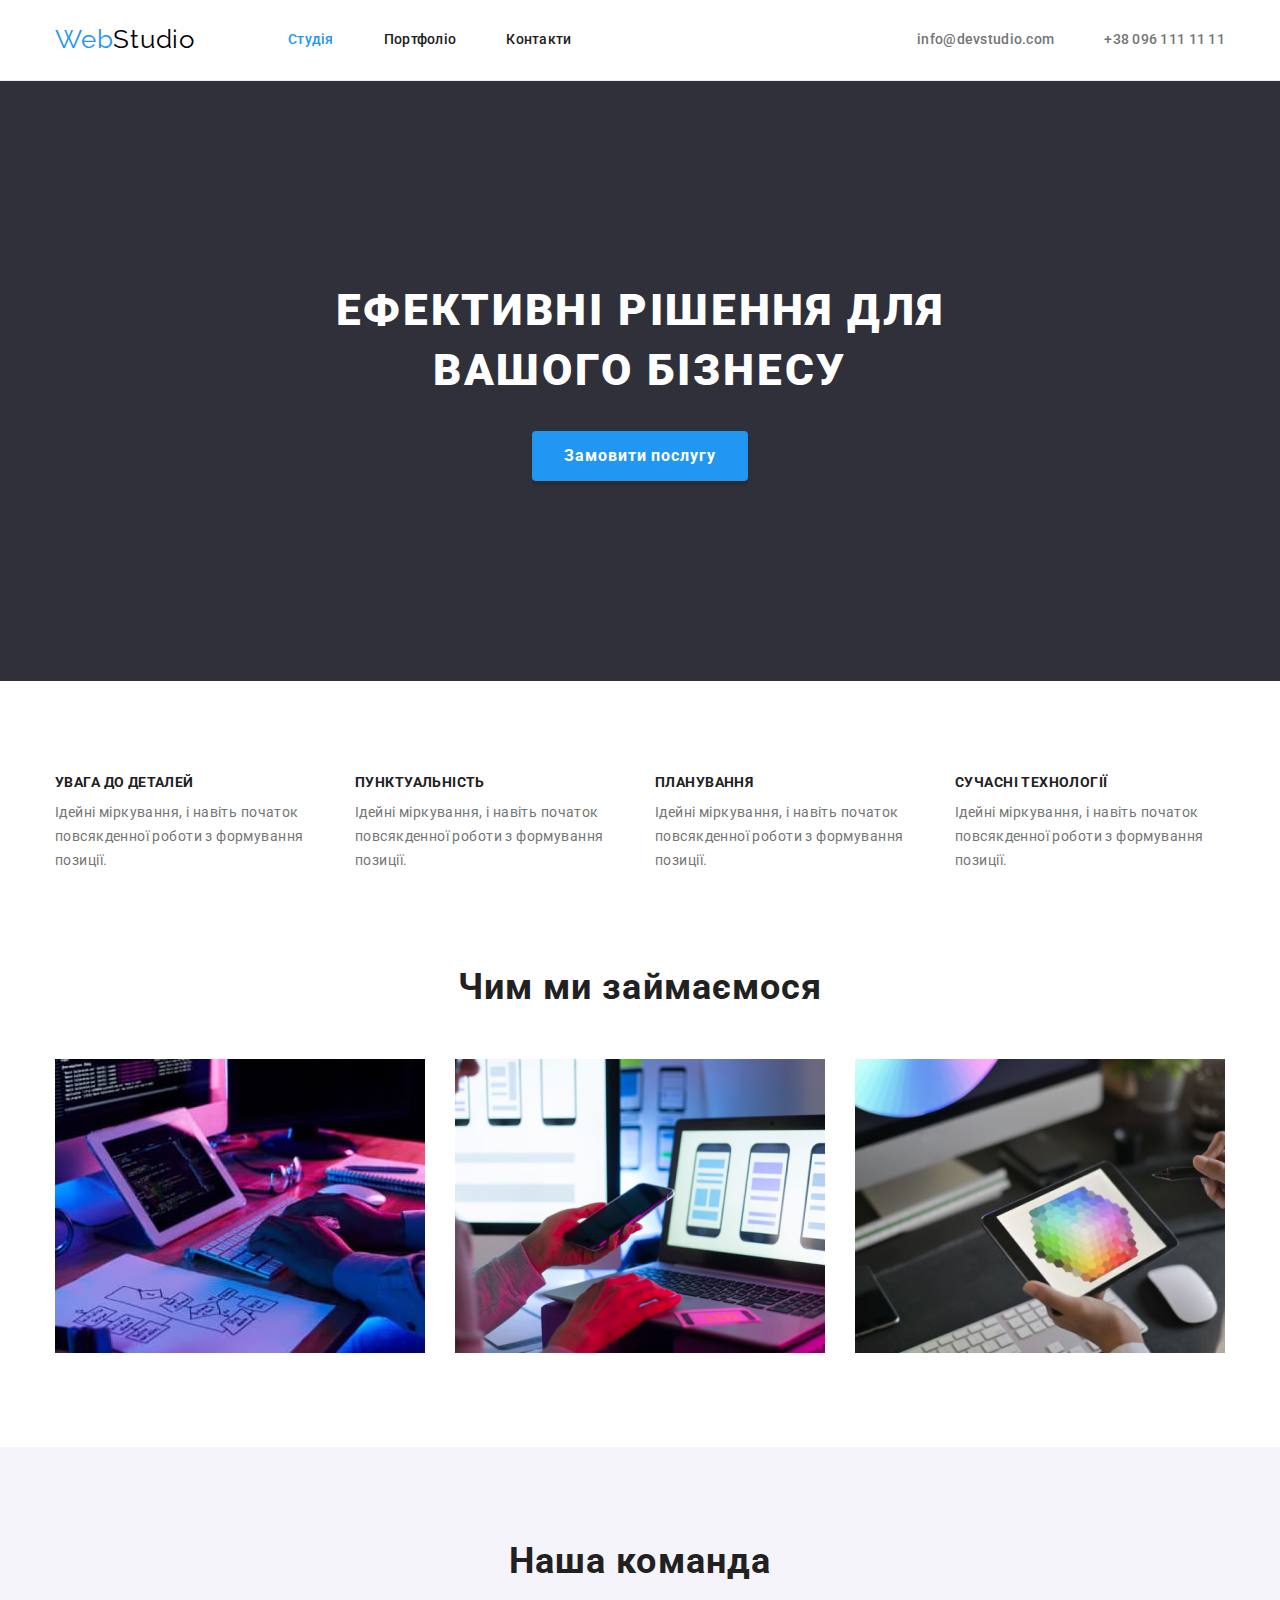
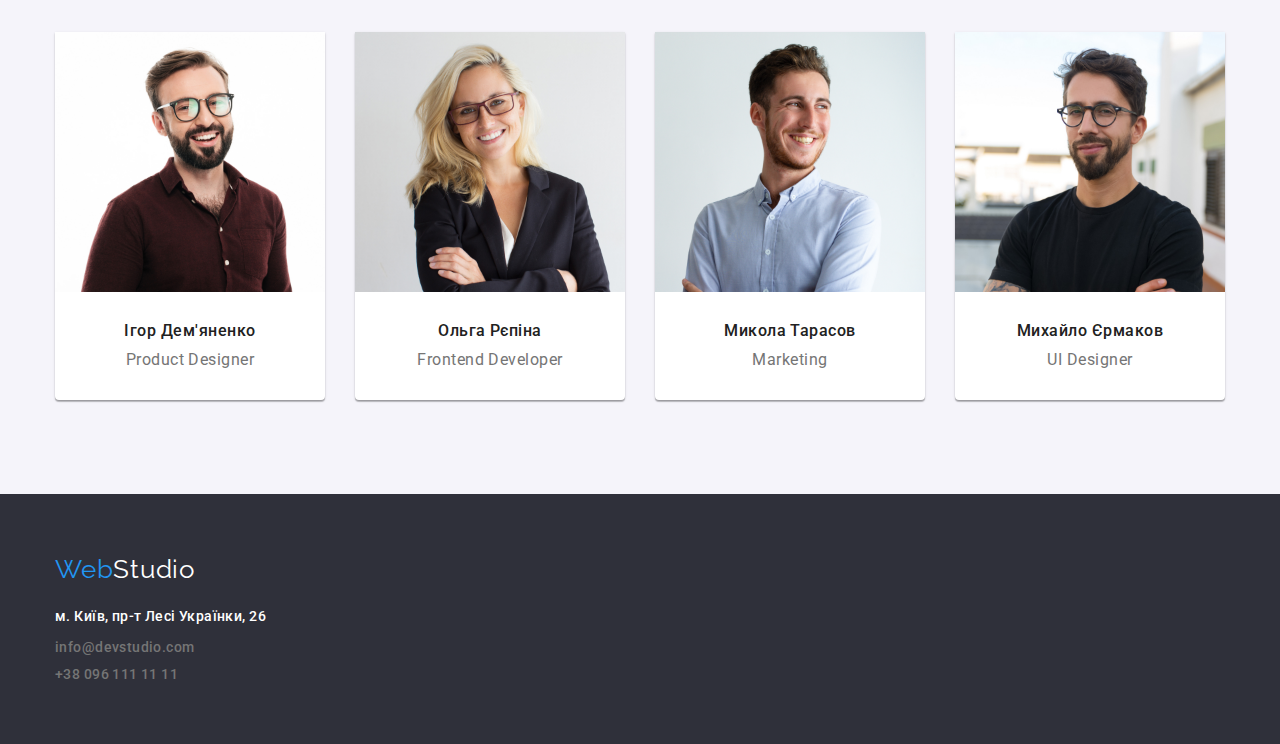
<file: index.html>
<!DOCTYPE html>
<html lang="uk">
  <head>
    <meta charset="UTF-8" />
    <meta http-equiv="X-UA-Compatible" content="IE=edge" />
    <meta name="viewport" content="width=device-width, initial-scale=1.0" />
    <title>Головна</title>
    <link rel="preconnect" href="https://fonts.googleapis.com" />
    <link rel="preconnect" href="https://fonts.gstatic.com" crossorigin />
    <link
      href="https://fonts.googleapis.com/css2?family=Raleway:wght@700&family=Roboto:wght@400;500;700;900&display=swap"
      rel="stylesheet"
    />
    <link
      rel="stylesheet"
      href="https://cdnjs.cloudflare.com/ajax/libs/modern-normalize/1.0.0/modern-normalize.min.css"
    />
    <link rel="stylesheet" href="./css/style.css" />
  </head>
  <body>
    <header class="header-box">
      <div class="container header-container">
        <nav class="navigation-container">
          <a href="/" class="logo logo-header"
            ><span class="logo-web">Web</span
            ><span class="logo-studio">Studio</span></a
          >
          <ul class="lists header-list">
            <li class="header-list-item">
              <a href="./index.html" class="nav-elem link-current">Студія</a>
            </li>
            <li class="header-list-item">
              <a href="./portfolio.html" class="nav-elem">Портфоліо</a>
            </li>
            <li class="header-list-item">
              <a href="#" class="nav-elem">Контакти</a>
            </li>
          </ul>
        </nav>
        <ul class="lists header-list">
          <li class="header-list-item">
            <a href="mailto:info@devstudio.com" class="contacts"
              >info@devstudio.com</a
            >
          </li>
          <li class="header-list-item">
            <a href="tel:+380961111111" class="contacts">+38 096 111 11 11</a>
          </li>
        </ul>
      </div>
    </header>
    <main>
      <section class="hero">
        <div class="container hero-container">
          <h1 class="hero-title">Ефективні рішення для вашого бізнесу</h1>
          <button type="button" class="join-button">Замовити послугу</button>
        </div>
      </section>
      <section class="section">
        <div class="container">
          <h2 class="visually-hidden">Наші переваги</h2>
          <ul class="lists benefits-list">
            <li class="benefit-list-item">
              <h3 class="benefits">УВАГА ДО ДЕТАЛЕЙ</h3>
              <p class="benefits-text">
                Ідейні міркування, і навіть початок повсякденної роботи з
                формування позиції.
              </p>
            </li>
            <li class="benefit-list-item">
              <h3 class="benefits">ПУНКТУАЛЬНІСТЬ</h3>
              <p class="benefits-text">
                Ідейні міркування, і навіть початок повсякденної роботи з
                формування позиції.
              </p>
            </li>
            <li class="benefit-list-item">
              <h3 class="benefits">ПЛАНУВАННЯ</h3>
              <p class="benefits-text">
                Ідейні міркування, і навіть початок повсякденної роботи з
                формування позиції.
              </p>
            </li>
            <li class="benefit-list-item">
              <h3 class="benefits">СУЧАСНІ ТЕХНОЛОГІЇ</h3>
              <p class="benefits-text">
                Ідейні міркування, і навіть початок повсякденної роботи з
                формування позиції.
              </p>
            </li>
          </ul>
        </div>
      </section>
      <section class="section section-services">
        <div class="container">
          <h2 class="main-title">Чим ми займаємося</h2>
          <ul class="lists service-list">
            <li class="service-list-item">
              <img
                src="./images/laptop.jpg"
                alt="Десктопні додатки"
                width="370"
                height="294"
              />
            </li>
            <li class="service-list-item">
              <img
                src="./images/mobile.jpg"
                alt="Мобільні додатки"
                width="370"
                height="294"
              />
            </li>
            <li class="service-list-item">
              <img
                src="./images/tablet.jpg"
                alt="Дизайнерські рішення"
                width="370"
                height="294"
              />
            </li>
          </ul>
        </div>
      </section>
      <section class="team section">
        <div class="container">
          <h2 class="main-title">Наша команда</h2>
          <ul class="lists team-list">
            <li class="team-boxes">
              <img
                src="./images/igor.jpg"
                alt="Ігор Дем'яненко"
                width="270"
                height="260"
              />
              <div class="employees-description">
                <h3 class="team-title">Ігор Дем'яненко</h3>
                <p class="team-text">Product Designer</p>
              </div>
            </li>
            <li class="team-boxes">
              <img
                src="./images/olga.jpg"
                alt="Ольга Рєпіна"
                width="270"
                height="260"
              />
              <div class="employees-description">
                <h3 class="team-title">Ольга Рєпіна</h3>
                <p class="team-text">Frontend Developer</p>
              </div>
            </li>
            <li class="team-boxes">
              <img
                src="./images/mykola.jpg"
                alt="Микола Тарасов"
                width="270"
                height="260"
              />
              <div class="employees-description">
                <h3 class="team-title">Микола Тарасов</h3>
                <p class="team-text">Marketing</p>
              </div>
            </li>
            <li class="team-boxes">
              <img
                src="./images/mykhailo.jpg"
                alt="Михайло Єрмаков"
                width="270"
                height="260"
              />
              <div class="employees-description">
                <h3 class="team-title">Михайло Єрмаков</h3>
                <p class="team-text">UI Designer</p>
              </div>
            </li>
          </ul>
        </div>
      </section>
    </main>
    <footer class="footer">
      <div class="container">
        <a href="/" class="logo logo-footer"
          ><span class="logo-web">Web</span
          ><span class="logo-studio-footer">Studio</span></a
        >
        <address class="address">
          <ul class="lists">
            <li class="address-item">
              <a
                href="https://goo.gl/maps/oxNiUU3evB4ncJMF8"
                class="address-link contacts contacts-footer"
                >м. Київ, пр-т Лесі Українки, 26</a
              >
            </li>
            <li class="address-item">
              <a
                href="mailto:info@devstudio.com"
                class="contacts contacts-footer"
                >info@devstudio.com</a
              >
            </li>
            <li class="address-item">
              <a href="tel:+380961111111" class="contacts contacts-footer"
                >+38 096 111 11 11</a
              >
            </li>
          </ul>
        </address>
      </div>
    </footer>
  </body>
</html>
</file>
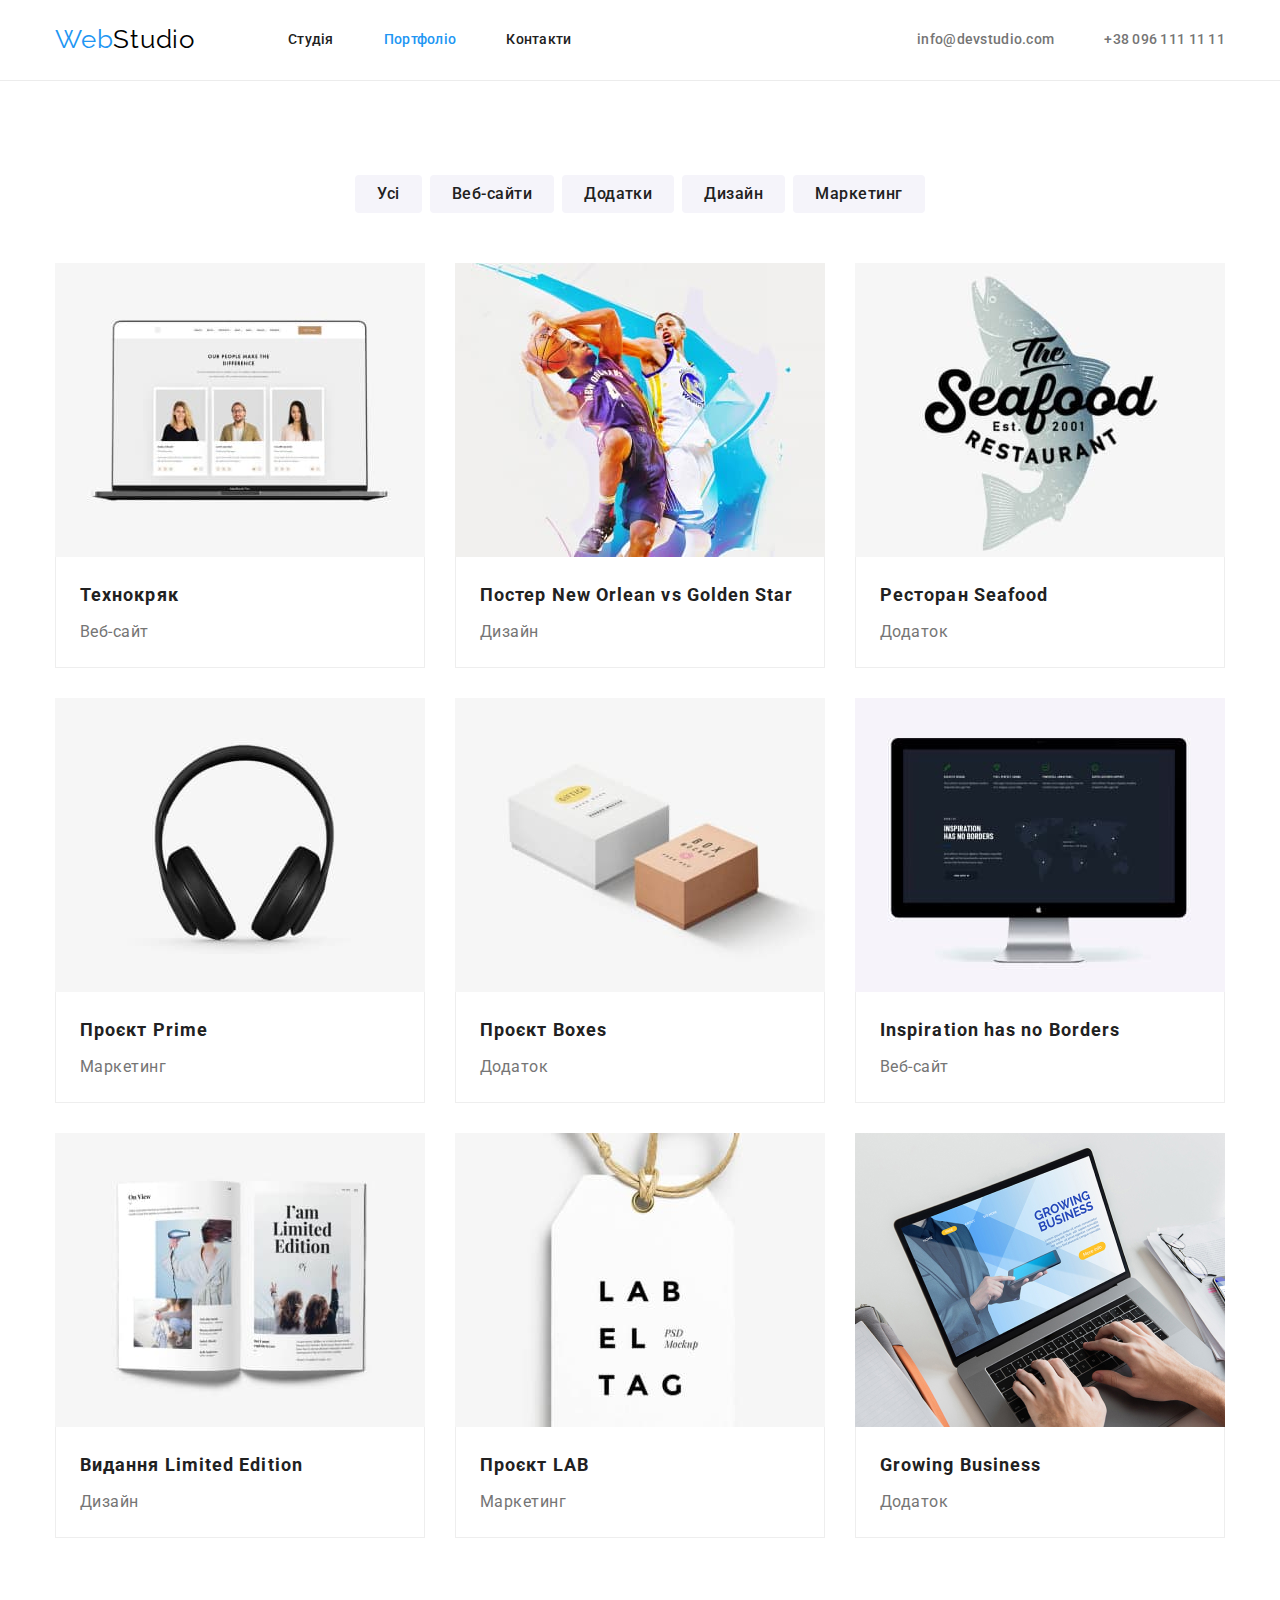
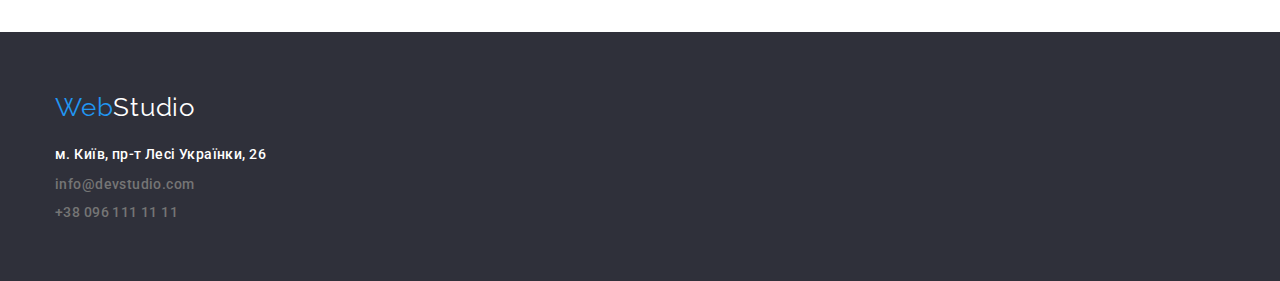
<file: portfolio.html>
<!DOCTYPE html>
<html lang="uk">
  <head>
    <meta charset="UTF-8" />
    <meta http-equiv="X-UA-Compatible" content="IE=edge" />
    <meta name="viewport" content="width=device-width, initial-scale=1.0" />
    <title>Портфоліо</title>
    <link rel="preconnect" href="https://fonts.googleapis.com" />
    <link rel="preconnect" href="https://fonts.gstatic.com" crossorigin />
    <link
      href="https://fonts.googleapis.com/css2?family=Raleway:wght@700&family=Roboto:wght@400;500;700;900&display=swap"
      rel="stylesheet"
    />
    <link
      rel="stylesheet"
      href="https://cdnjs.cloudflare.com/ajax/libs/modern-normalize/1.0.0/modern-normalize.min.css"
    />
    <link rel="stylesheet" href="./css/style.css" />
  </head>
  <body>
    <header class="header-box">
      <div class="container header-container">
        <nav class="navigation-container">
          <a href="/" class="logo logo-header"
            ><span class="logo-web">Web</span
            ><span class="logo-studio">Studio</span></a
          >
          <ul class="lists header-list">
            <li class="header-list-item">
              <a href="./index.html" class="nav-elem">Студія</a>
            </li>
            <li class="header-list-item">
              <a href="./portfolio.html" class="nav-elem link-current"
                >Портфоліо</a
              >
            </li>
            <li class="header-list-item">
              <a href="#" class="nav-elem">Контакти</a>
            </li>
          </ul>
        </nav>
        <ul class="lists header-list">
          <li class="header-list-item">
            <a href="mailto:info@devstudio.com" class="contacts"
              >info@devstudio.com</a
            >
          </li>
          <li class="header-list-item">
            <a href="tel:+380961111111" class="contacts">+38 096 111 11 11</a>
          </li>
        </ul>
      </div>
    </header>
    <main>
      <section class="section">
        <div class="container">
          <h1 class="visually-hidden">Портфоліо</h1>
          <ul class="lists portfolio-filter">
            <li class="portfolio-filter-item">
              <button type="button" class="filter">Усі</button>
            </li>
            <li class="portfolio-filter-item">
              <button type="button" class="filter">Веб-сайти</button>
            </li>
            <li class="portfolio-filter-item">
              <button type="button" class="filter">Додатки</button>
            </li>
            <li class="portfolio-filter-item">
              <button type="button" class="filter">Дизайн</button>
            </li>
            <li class="portfolio-filter-item">
              <button type="button" class="filter">Маркетинг</button>
            </li>
          </ul>
          <ul class="lists portfolio-list">
            <li class="portfolio-list-item">
              <img
                src="./images/web.jpg"
                alt="Веб-сайт"
                width="370"
                height="294"
              />
              <div class="filter-content-box">
                <h2 class="filter-content">Технокряк</h2>
                <p class="content-name">Веб-сайт</p>
              </div>
            </li>
            <li class="portfolio-list-item">
              <img
                src="./images/design.jpg"
                alt="Постер New Orlean vs Golden Star"
                width="370"
                height="294"
              />
              <div class="filter-content-box">
                <h2 class="filter-content">Постер New Orlean vs Golden Star</h2>
                <p class="content-name">Дизайн</p>
              </div>
            </li>
            <li class="portfolio-list-item">
              <img
                src="./images/app.jpg"
                alt="Ресторан Seafood"
                width="370"
                height="294"
              />
              <div class="filter-content-box">
                <h2 class="filter-content">Ресторан Seafood</h2>
                <p class="content-name">Додаток</p>
              </div>
            </li>
            <li class="portfolio-list-item">
              <img
                src="./images/marketing.jpg"
                alt="Навушники"
                width="370"
                height="294"
              />
              <div class="filter-content-box">
                <h2 class="filter-content">Проєкт Prime</h2>
                <p class="content-name">Маркетинг</p>
              </div>
            </li>
            <li class="portfolio-list-item">
              <img
                src="./images/boxes.jpg"
                alt="Boxes"
                width="370"
                height="294"
              />
              <div class="filter-content-box">
                <h2 class="filter-content">Проєкт Boxes</h2>
                <p class="content-name">Додаток</p>
              </div>
            </li>
            <li class="portfolio-list-item">
              <img
                src="./images/web-site.jpg"
                alt="Веб-сайт"
                width="370"
                height="294"
              />
              <div class="filter-content-box">
                <h2 class="filter-content">Inspiration has no Borders</h2>
                <p class="content-name">Веб-сайт</p>
              </div>
            </li>
            <li class="portfolio-list-item">
              <img
                src="./images/design-limited.jpg"
                alt="Видання Limited Edition"
                width="370"
                height="294"
              />
              <div class="filter-content-box">
                <h2 class="filter-content">Видання Limited Edition</h2>
                <p class="content-name">Дизайн</p>
              </div>
            </li>
            <li class="portfolio-list-item">
              <img
                src="./images/marketing-lab.jpg"
                alt="Проєкт LAB"
                width="370"
                height="294"
              />
              <div class="filter-content-box">
                <h2 class="filter-content">Проєкт LAB</h2>
                <p class="content-name">Маркетинг</p>
              </div>
            </li>
            <li class="portfolio-list-item">
              <img
                src="./images/app-business.jpg"
                alt="Додаток Growing Business"
                width="370"
                height="294"
              />
              <div class="filter-content-box">
                <h2 class="filter-content">Growing Business</h2>
                <p class="content-name">Додаток</p>
              </div>
            </li>
          </ul>
        </div>
      </section>
    </main>
    <footer class="footer">
      <div class="container">
        <a href="/" class="logo logo-footer"
          ><span class="logo-web">Web</span
          ><span class="logo-studio-footer">Studio</span></a
        >
        <address class="address">
          <ul class="lists">
            <li class="address-item">
              <a
                href="https://goo.gl/maps/oxNiUU3evB4ncJMF8"
                class="address-link contacts contacts-footer"
                >м. Київ, пр-т Лесі Українки, 26</a
              >
            </li>
            <li class="address-item">
              <a
                href="mailto:info@devstudio.com"
                class="contacts contacts-footer"
                >info@devstudio.com</a
              >
            </li>
            <li class="address-item">
              <a href="tel:+380961111111" class="contacts contacts-footer"
                >+38 096 111 11 11</a
              >
            </li>
          </ul>
        </address>
      </div>
    </footer>
  </body>
</html>
</file>
<file: css/style.css>
:root {
  --primary-text-color: #212121;
  --accent-color: #2196f3;
  --second-text-color: #757575;
  --background: #2f303a;
  --filer-and-team: #f5f4fa;
  --white-color: #ffffff;
}
body {
  font-family: "Roboto", sans-serif;
  color: var(--primary-text-color);
  background-color: var(--white-color);
}
h1,
h2,
h3,
h4,
h5,
h6,
p {
  margin-top: 0;
  margin-bottom: 0;
}
ul {
  margin-top: 0;
  margin-bottom: 0;
  padding-left: 0;
}
img {
  display: block;
  max-width: 100%;
  height: auto;
}
.header-box {
  border-bottom: 1px solid #ececec;
  padding-top: 24px;
  padding-bottom: 25px;
}
.container {
  width: 1200px;
  margin-left: auto;
  margin-right: auto;
  padding-left: 15px;
  padding-right: 15px;
}
.header-container {
  display: flex;
  justify-content: space-between;
  align-items: center;
}
.navigation-container {
  display: flex;
}
.logo {
  text-decoration: none;
  font-family: "Raleway", sans-serif;
  font-size: 26px;
  line-height: 1.19;
  letter-spacing: 0.03em;
}
.logo-header {
  margin-right: 93px;
}
.logo-web {
  color: var(--accent-color);
}
.logo-studio {
  color: #000000;
}
.logo-studio-footer {
  color: var(--white-color);
}
.logo-footer {
  display: block;
  margin-bottom: 20px;
}
.lists {
  list-style: none;
}
.portfolio-filter {
  display: flex;
  justify-content: center;
  margin-bottom: 50px;
}
.portfolio-filter-item:not(:last-child) {
  margin-right: 8px;
}
.portfolio-list {
  display: flex;
  flex-wrap: wrap;
  gap: 30px;
}
.portfolio-list-item {
  width: 370px;
}
.header-list {
  display: flex;
  align-items: center;
}
.header-list-item:not(:last-child) {
  margin-right: 50px;
}
.nav-elem {
  color: var(--primary-text-color);
  text-decoration: none;
  font-weight: 500;
  font-size: 14px;
  line-height: 1.14;
  letter-spacing: 0.02em;
}

.link-current {
  color: var(--accent-color);
}
.contacts {
  color: var(--second-text-color);
  text-decoration: none;
  font-weight: 500;
  font-size: 14px;
  line-height: 1.14;
  letter-spacing: 0.02em;
}

.filter {
  color: inherit;
  background-color: var(--filer-and-team);
  border: transparent;
  border-radius: 4px;
  font-weight: 500;
  font-size: 16px;
  line-height: 1.62;
  letter-spacing: 0.03em;
  padding: 6px 22px;
}
.filter-content {
  font-weight: 700;
  font-size: 18px;
  line-height: 2;
  letter-spacing: 0.06em;
  margin-bottom: 4px;
}
.filter-content-box {
  padding: 20px 24px;
  border: 1px solid #eeeeee;
  border-top: none;
}
.content-name {
  color: var(--second-text-color);
  font-size: 16px;
  line-height: 1.87;
  letter-spacing: 0.03em;
}
.hero {
  background: var(--background);
  padding: 200px 0;
}
.section {
  padding-top: 94px;
  padding-bottom: 94px;
}
.section-services {
  padding-top: 0px;
}
.hero-title {
  color: var(--white-color);
  font-weight: 900;
  font-size: 44px;
  line-height: 1.36;
  text-align: center;
  letter-spacing: 0.06em;
  text-transform: uppercase;

  width: 696px;
  margin-left: auto;
  margin-right: auto;
}
.visually-hidden {
  position: absolute;
  width: 1px;
  height: 1px;
  margin: -1px;
  border: 0;
  padding: 0;

  white-space: nowrap;
  clip-path: inset(100%);
  clip: rect(0 0 0 0);
  overflow: hidden;
}
.join-button {
  color: var(--white-color);
  background-color: var(--accent-color);
  font-weight: 700;
  font-size: 16px;
  line-height: 1.9;
  box-shadow: 0px 4px 4px rgba(0, 0, 0, 0.15);
  border: transparent;
  border-radius: 4px;
  letter-spacing: 0.06em;

  display: block;
  margin-top: 30px;
  margin-right: auto;
  margin-left: auto;
  padding: 10px 32px;
}
.benefits-list {
  display: flex;
}
.benefits {
  font-weight: 700;
  font-size: 14px;
  line-height: 1.14;
  letter-spacing: 0.03em;
  text-transform: uppercase;
  margin-bottom: 10px;
  width: 270px;
}
.benefit-list-item:not(:last-child),
.service-list-item:not(:last-child),
.team-boxes:not(:last-child) {
  margin-right: 30px;
}
.benefits-text {
  color: var(--second-text-color);
  font-size: 14px;
  line-height: 1.71;
  letter-spacing: 0.03em;
  width: 270px;
}
.main-title {
  font-weight: 700;
  font-size: 36px;
  line-height: 1.16;
  text-align: center;
  letter-spacing: 0.03em;

  margin-bottom: 50px;
}
.service-list {
  display: flex;
}
.team {
  background-color: var(--filer-and-team);
}
.team-list {
  display: flex;
}
.team-boxes {
  background-color: var(--white-color);
  box-shadow: 0px 1px 3px rgba(0, 0, 0, 0.12), 0px 1px 1px rgba(0, 0, 0, 0.14),
    0px 2px 1px rgba(0, 0, 0, 0.2);
  border-radius: 0px 0px 4px 4px;
}
.employees-description {
  padding-top: 30px;
  padding-bottom: 30px;
}
.team-title {
  font-weight: 500;
  font-size: 16px;
  line-height: 1.18;
  text-align: center;
  letter-spacing: 0.03em;

  margin-bottom: 10px;
}
.team-text {
  color: var(--second-text-color);
  font-size: 16px;
  line-height: 1.18;
  text-align: center;
  letter-spacing: 0.03em;
}
.footer {
  background: var(--background);
  padding-top: 60px;
  padding-bottom: 60px;
}
.address {
  font-style: normal;
}
.address-item:not(:last-child) {
  margin-bottom: 9px;
}
.address-link {
  color: var(--white-color);
  text-decoration: none;
  font-size: 14px;
  line-height: 1.7;
}
.contacts-footer {
  letter-spacing: 0.03em;
}
.join-button:hover,
.join-button:hover,
.join-button:active {
  cursor: pointer;
}
.nav-elem:hover,
.nav-elem:focus,
.nav-elem:active {
  color: var(--accent-color);
}
.contacts:hover,
.contacts:focus,
.contacts:active {
  color: var(--accent-color);
}
.filter:hover,
.filter:focus,
.filter:active {
  color: var(--white-color);
  background-color: var(--accent-color);
  box-shadow: 0px 3px 1px rgba(0, 0, 0, 0.1), 0px 1px 2px rgba(0, 0, 0, 0.08),
    0px 2px 2px rgba(0, 0, 0, 0.12);
  cursor: pointer;
}
</file>
